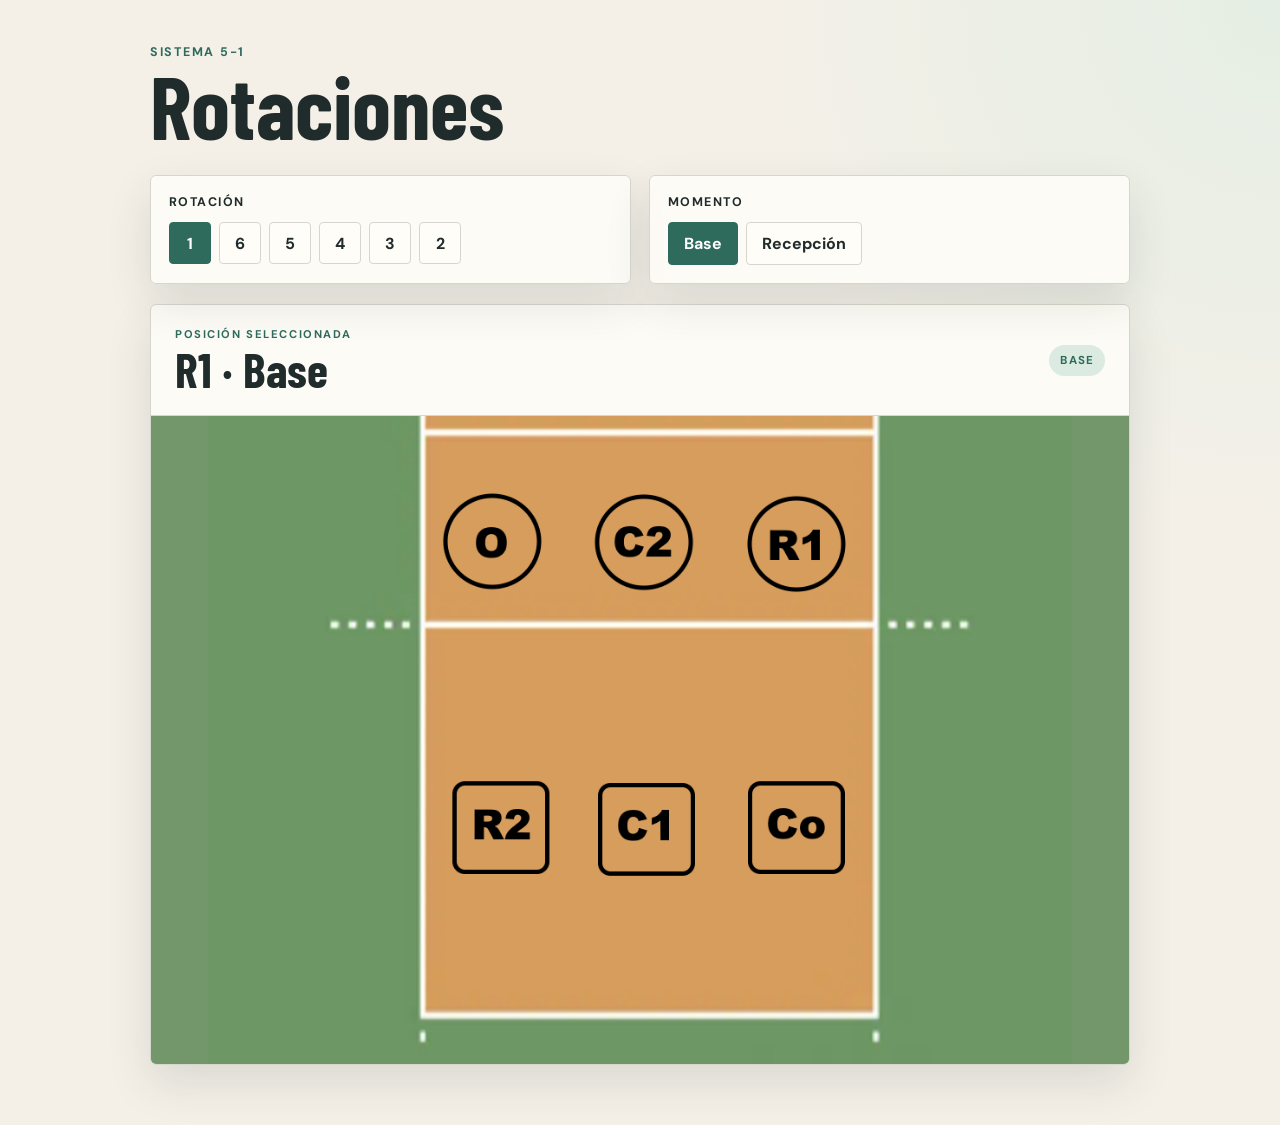
<file: index.html>
<!DOCTYPE html>
<html lang="es">
<head>
  <meta charset="UTF-8">
  <meta name="viewport" content="width=device-width, initial-scale=1.0">
  <title>Rotaciones de voleibol</title>
  <link rel="stylesheet" href="css/styles.css">
</head>
<body data-assets-path="imgs/">
  <main class="app">
    <header class="encabezado">
      <p class="etiqueta">Sistema 5-1</p>
      <h1>Rotaciones</h1>
    </header>

    <section class="controles" aria-label="Controles de la rotación">
      <div class="grupo-control">
        <h2>Rotación</h2>
        <div class="botones rotaciones" role="group" aria-label="Elegir rotación">
          <button class="boton-rotacion activo" type="button" data-rotacion="1">1</button>
          <button class="boton-rotacion" type="button" data-rotacion="6">6</button>
          <button class="boton-rotacion" type="button" data-rotacion="5">5</button>
          <button class="boton-rotacion" type="button" data-rotacion="4">4</button>
          <button class="boton-rotacion" type="button" data-rotacion="3">3</button>
          <button class="boton-rotacion" type="button" data-rotacion="2">2</button>
        </div>
      </div>

      <div class="grupo-control">
        <h2>Momento</h2>
        <div class="botones" role="group" aria-label="Elegir momento">
          <button class="boton-momento activo" type="button" data-momento="Base">Base</button>
          <button class="boton-momento" type="button" data-momento="Rece">Recepción</button>
        </div>
      </div>
    </section>

    <section class="visor" aria-live="polite">
      <div class="visor-cabecera">
        <div>
          <p class="etiqueta">Posición seleccionada</p>
          <h2 id="titulo-rotacion">R1 · Base</h2>
        </div>
        <span id="indicador-momento" class="indicador">BASE</span>
      </div>
      <img id="imagen-rotacion" src="imgs/R1_Base.png" alt="R1 en posición base">
    </section>
  </main>

  <script src="js/script.js"></script>
</body>
</html>
</file>
<file: css/styles.css>
@import url('https://fonts.googleapis.com/css2?family=Barlow+Condensed:wght@500;600;700&family=DM+Sans:wght@400;500;700&display=swap');

:root {
  --fondo: #f4f0e8;
  --panel: #fffdf8;
  --texto: #202b2c;
  --suave: #697474;
  --verde: #2e6b5d;
  --verde-claro: #dcebe2;
  --borde: #d7d6cd;
  --sombra: 0 18px 45px rgba(33, 49, 45, 0.12);
}

* {
  box-sizing: border-box;
}

body {
  margin: 0;
  min-height: 100vh;
  background: radial-gradient(circle at top right, #e5eee4 0, transparent 32%), var(--fondo);
  color: var(--texto);
  font-family: 'DM Sans', sans-serif;
}

.app {
  width: min(100% - 32px, 980px);
  margin: 0 auto;
  padding: 44px 0 60px;
}

.encabezado {
  margin-bottom: 30px;
}

.etiqueta {
  margin: 0 0 6px;
  color: var(--verde);
  font-size: 0.78rem;
  font-weight: 700;
  letter-spacing: 0.14em;
  text-transform: uppercase;
}

h1,
h2,
p {
  margin-top: 0;
}

h1,
.visor h2 {
  font-family: 'Barlow Condensed', sans-serif;
  letter-spacing: 0;
}

h1 {
  margin-bottom: 8px;
  font-size: clamp(2.8rem, 7vw, 5.5rem);
  line-height: 0.9;
  font-weight: 700;
}

.subtitulo {
  max-width: 540px;
  margin-bottom: 0;
  color: var(--suave);
  font-size: 1rem;
}

.controles {
  display: grid;
  grid-template-columns: 1fr 1fr;
  gap: 18px;
  margin-bottom: 20px;
}

.grupo-control,
.visor {
  border: 1px solid var(--borde);
  background: rgba(255, 253, 248, 0.86);
  box-shadow: var(--sombra);
}

.grupo-control {
  padding: 18px;
  border-radius: 6px;
}

.grupo-control h2 {
  margin-bottom: 12px;
  font-size: 0.78rem;
  letter-spacing: 0.12em;
  text-transform: uppercase;
}

.botones {
  display: flex;
  flex-wrap: wrap;
  gap: 8px;
}

button {
  border: 1px solid var(--borde);
  border-radius: 4px;
  background: var(--panel);
  color: var(--texto);
  cursor: pointer;
  font: inherit;
  font-weight: 700;
  transition: background 160ms ease, color 160ms ease, border-color 160ms ease, transform 160ms ease;
}

button:hover {
  border-color: var(--verde);
  transform: translateY(-1px);
}

button:focus-visible {
  outline: 3px solid #9bc7b3;
  outline-offset: 2px;
}

.boton-rotacion {
  width: 42px;
  height: 42px;
}

.boton-momento {
  padding: 10px 15px;
}

button.activo {
  border-color: var(--verde);
  background: var(--verde);
  color: white;
}

.visor {
  overflow: hidden;
  border-radius: 6px;
}

.visor-cabecera {
  display: flex;
  align-items: center;
  justify-content: space-between;
  gap: 16px;
  padding: 22px 24px;
  border-bottom: 1px solid var(--borde);
}

.visor-cabecera .etiqueta {
  margin-bottom: 4px;
  font-size: 0.7rem;
}

.visor h2 {
  margin-bottom: 0;
  font-size: clamp(1.8rem, 4vw, 3rem);
  line-height: 1;
}

.indicador {
  flex: 0 0 auto;
  padding: 8px 11px;
  border-radius: 999px;
  background: var(--verde-claro);
  color: var(--verde);
  font-size: 0.72rem;
  font-weight: 700;
  letter-spacing: 0.1em;
}

#imagen-rotacion {
  display: block;
  width: 100%;
  max-height: 72vh;
  object-fit: contain;
  background: #73966b;
}

@media (max-width: 640px) {
  .app {
    width: min(100% - 20px, 520px);
    padding-top: 28px;
  }

  .controles {
    grid-template-columns: 1fr;
  }

  .visor-cabecera {
    align-items: flex-start;
    padding: 18px;
  }

  .visor h2 {
    font-size: 2rem;
  }
}
</file>
